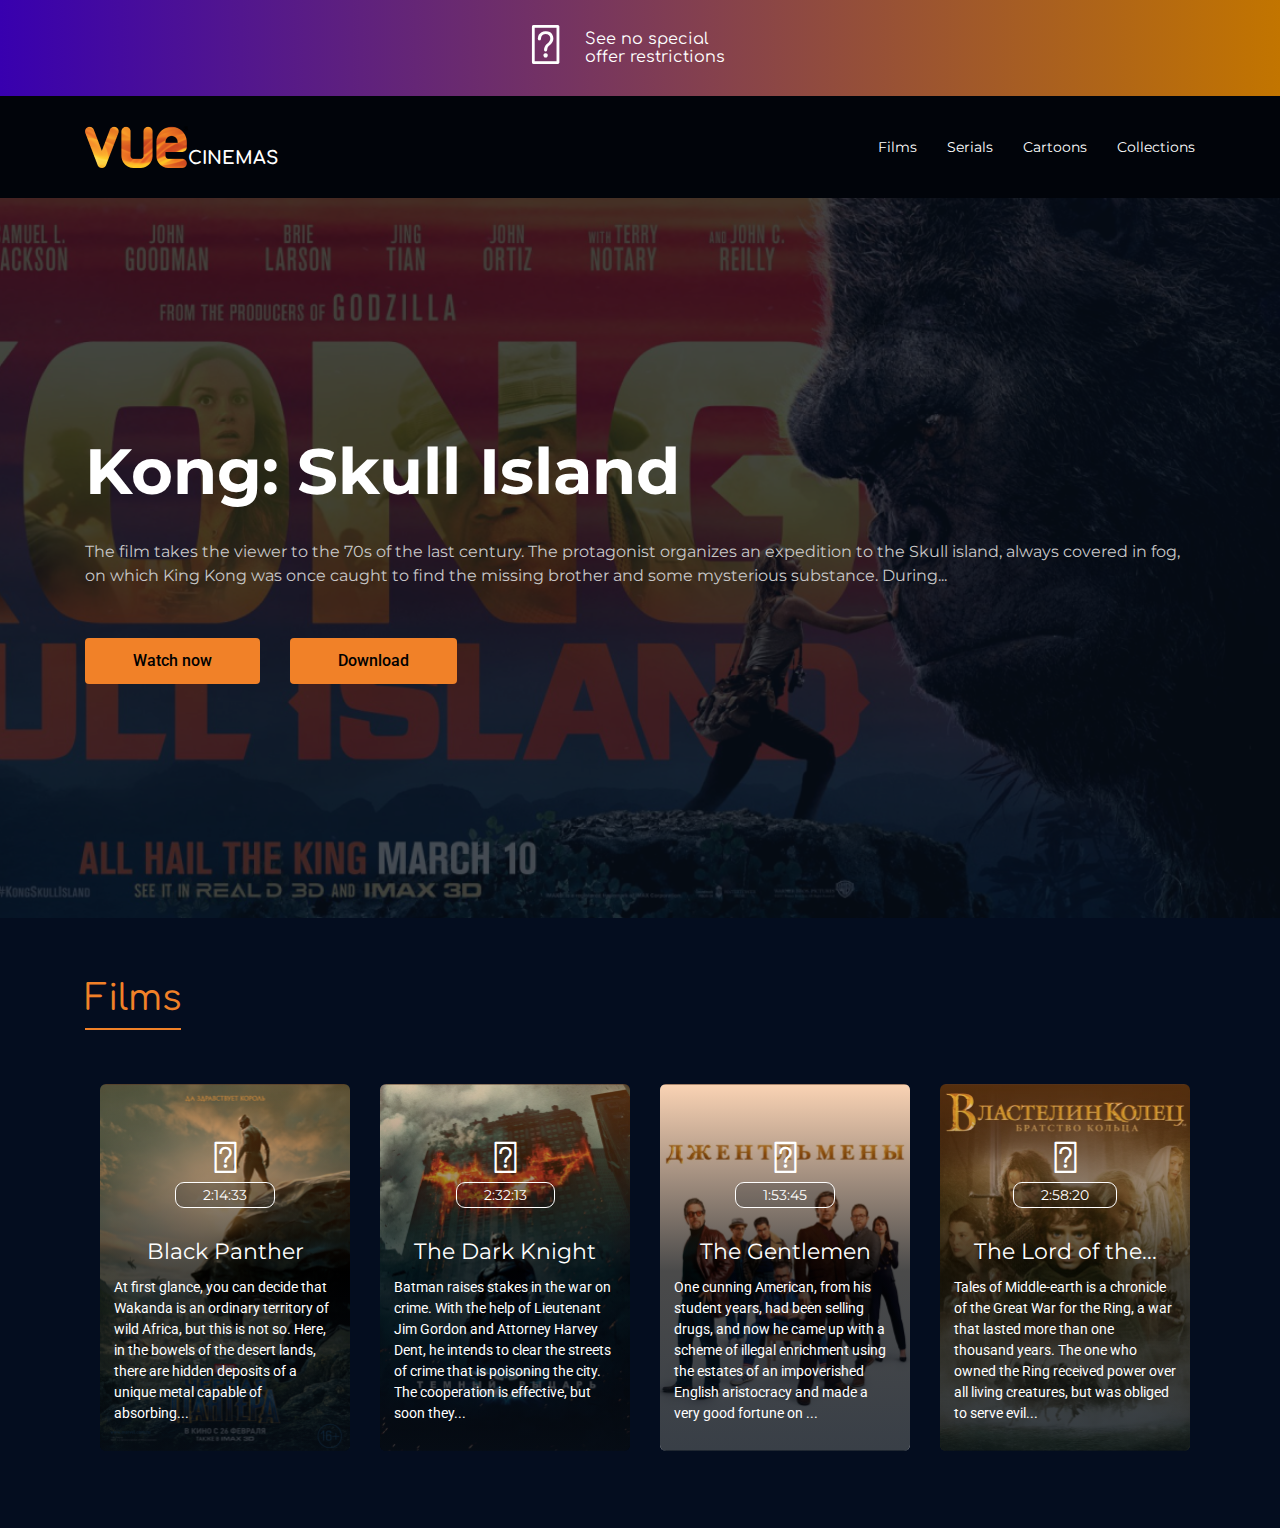
<file: indix.html>
<!DOCTYPE html>
<html lang="ru">

<head>
    <meta charset="UTF-8">
    <meta http-equiv="X-UA-Compatible" content="IE=edge">
    <meta name="viewport" content="width=device-width, initial-scale=1.0">
    <title>Document</title>
    <link rel="stylesheet" href="https://pro.fontawesome.com/releases/v5.15.2/css/all.css" />
    <link rel="stylesheet" href="./css/style.css">
    <link rel="stylesheet" href="./css/media.css">
</head>

<body>
    <header class="header">
        <div class="header__top">
            <div class="top__cinema">
                <span class="top__item"><i class="fal fa-film"></i></span>
                <p class="top__p">See no special offer restrictions</p>
            </div>
        </div>
        <div class="header__nav">
            <div class="container header__wrap">
                <a href="#" class="logo">
                    <img src="./img/vue.png" alt="" class="logo__img">
                    <p class="logo__p">CINEMAS</p>
                </a>
                <ul class="nav__menu">
                    <li class="nav__list"><a href="#" class="nav__link">Films</a></li>
                    <li class="nav__list"><a href="#" class="nav__link">Serials</a></li>
                    <li class="nav__list"><a href="#" class="nav__link">Cartoons</a></li>
                    <li class="nav__list"><a href="#" class="nav__link">Collections</a></li>
                </ul>
            </div>
        </div>
    </header>
    <section class="banner">
        <div class="banner__abs"></div>
        <div class="container baner__wrap">
            <div class="banner__desk">
                <h1 class="banner__h">Kong: Skull Island</h1>
                <p class="banner__p">The film takes the viewer to the 70s of the last century. The protagonist
                    organizes an expedition to the Skull island, always covered in fog, on which King Kong was once
                    caught to find the missing brother and some mysterious substance. During...</p>
                <div class="banner__links">
                    <a href="#" class="btn">Watch now</a>
                    <a href="#" class="btn">Download</a>
                </div>
            </div>
        </div>
    </section>
    <section class="films">
        <div class="container">
            <div class="title">
                <h3 class="heading">Films</h3>
            </div>
            <div class="container">
                <div class="card__wrap">
                    <div class="card">
                        <div class="card__bg"></div>
                        <span class="card__icon"><i class="fad fa-play"></i></span>
                        <p class="card__time">2:14:33</p>
                        <h3 class="card__h">Black Panther</h3>
                        <p class="card__p">At first glance, you can decide that Wakanda is an ordinary territory of wild
                            Africa, but this is not so. Here, in the bowels of the desert lands, there are hidden
                            deposits
                            of a unique metal capable of absorbing...</p>
                    </div>
                    <div class="card">
                        <div class="card__bg"></div>
                        <span class="card__icon"><i class="fad fa-play"></i></span>
                        <p class="card__time">2:32:13</p>
                        <h3 class="card__h">The Dark Knight</h3>
                        <p class="card__p">Batman raises stakes in the war on crime. With the help of Lieutenant Jim
                            Gordon
                            and Attorney Harvey Dent, he intends to clear the streets of crime that is poisoning the
                            city.
                            The cooperation is effective, but soon they...</p>
                    </div>
                    <div class="card">
                        <div class="card__bg"></div>
                        <span class="card__icon"><i class="fad fa-play"></i></span>
                        <p class="card__time">1:53:45</p>
                        <h3 class="card__h">The Gentlemen</h3>
                        <p class="card__p">One cunning American, from his student years, had been selling drugs, and now
                            he
                            came up with a scheme of illegal enrichment using the estates of an impoverished English
                            aristocracy and made a very good fortune on ...</p>
                    </div>
                    <div class="card">
                        <div class="card__bg"></div>
                        <span class="card__icon"><i class="fad fa-play"></i></span>
                        <p class="card__time">2:58:20</p>
                        <h3 class="card__h">The Lord of the...</h3>
                        <p class="card__p">Tales of Middle-earth is a chronicle of the Great War for the Ring, a war
                            that
                            lasted more than one thousand years. The one who owned the Ring received power over all
                            living
                            creatures, but was obliged to serve evil...</p>
                    </div>
                </div>
            </div>
        </div>
    </section>

</body>

</html>
</file>
<file: css/style.css>
@import url(./fonts.css);


* {
    margin: 0;
    padding: 0;
    box-sizing: border-box;
    text-decoration: none;
    list-style: none;
}

:root {
    --bg: #040D1F;
    --orange: #F18128;
    --black: #000;
    --comf: 'Comfortaa', sans-serif;
    --monts: 'Montserrat', sans-serif;
    --robo: 'Roboto', sans-serif;
    --w: #fff;
}

body {
    background: var(--bg);
    font-family: var(--comf);
    color: var(--w);
}

.header__top {
    padding: 20px 0;
    background: linear-gradient(90.09deg, #3800AF 0%, #BF7204 97.52%, #C27500 100%, #C27500 100%);
}

.top__cinema {
    display: flex;
    justify-content: center;
    align-items: center;
    gap: 24px;
}

.top__p {
    max-width: 166px;
    font-family: var(--comf);
    font-size: 16px;
    font-weight: 400;
    line-height: 18px;
}

.top__item {
    font-size: 50px;
    animation: rotate infinite 3s;
}

.logo__img {
    animation: rotate infinite 3s;
}

.container {
    max-width: 1140px;
    padding: 0 15px;
    margin: 0 auto;
    width: 100%;
    height: 100%;
}

.header__wrap {
    display: flex;
    justify-content: space-between;
    align-items: center;

}

.header__nav {
    padding: 30px 0;
    background: #010305CC;
}

.logo {
    display: flex;
    align-items: flex-end;

}

.logo__p {
    font-family: var(--comf);
    font-size: 18px;
    font-weight: 700;
    line-height: 20px;
    color: white;
}

.nav__menu {
    display: flex;
    align-items: center;
    gap: 30px;
    color: white;
}

.nav__link {
    font-family: var(--monts);
    font-size: 14px;
    font-weight: 400;
    line-height: 17px;
    color: white;
    transition: 0.3s;
    position: relative;

}

.nav__link::after {
    position: absolute;
    content: '';
    width: 0%;
    height: 2px;
    bottom: -42px;
    background: #ED8E00;
    left: 50%;
    transition: 0.3s;
    transform: translate(-50%);
}

.nav__link:hover {
    color: #ED8E00;
}

.nav__link:hover.nav__link::after {
    width: 100%;
}



.banner {
    height: 80vh;
    position: relative;
    background: url(../img/kong.png) no-repeat center right/cover;
    z-index: 10;
}

.banner__abs {
    position: absolute;
    width: 100%;
    height: 100%;
    left: 0;
    top: 0;
    background: #070F19BF;
    z-index: -1;
}

@keyframes rotate {
    from {
        transform: rotateY(0deg);
    }

    to {
        transform: rotateY(360deg);

    }
}

.baner__wrap {
    display: flex;
    align-items: center;
}

.banner__h {
    font-family: var(--monts);
    font-size: 64px;
    font-weight: 700;
    line-height: 78px;
    margin-bottom: 30px;
}

.banner__p {
    font-family: var(--monts);
    font-size: 16px;
    font-weight: 400;
    line-height: 24px;
    color: #C8C8C8;
    margin-bottom: 50px;
}

.banner__links {
    display: flex;
    gap: 30px;
    align-items: center;
}

.btn {
    background: var(--orange);
    border-radius: 4px;
    font-family: var(--robo);
    font-size: 16px;
    font-weight: 500;
    line-height: 12px;
    color: #000000;
    padding: 17px 48px;
    transition: 0.3s;
    display: inline-block;
}

.btn:hover {
    background: var(--bg);
    color: white;
}

.films {
    padding: 60px 0 77px;
}

.title {
    display: flex;
    justify-content: flex-start;
    align-self: flex-start;
}

.heading {
    font-family: var(--comf);
    font-size: 36px;
    font-weight: 400;
    line-height: 40px;
    padding-bottom: 10px;
    border-bottom: 2px solid var(--orange);
    color: var(--orange);
    margin-bottom: 54px;
}

.card__wrap {
    display: flex;
    justify-content: space-between;
    align-items: center;
    gap: 30px;
}

.card {
    background: url(../img/card1.png) no-repeat top center/cover;
    max-width: 330px;
    height: 367px;
    width: 100%;
    min-width: 250px;
    border-radius: 6px;
    display: flex;
    flex-direction: column;
    align-items: center;
    padding: 54px 14px 19px;
    position: relative;
    z-index: 10;
}

.card:nth-child(2) {
    background: url(../img/card2.png) no-repeat center/cover;
}

.card:nth-child(3) {
    background: url(../img/card3.png) no-repeat center/cover;
}

.card:nth-child(4) {
    background: url(../img/card4.png) no-repeat center/cover;
}

.card__bg {
    background: linear-gradient(180deg, rgba(241, 129, 40, 0.35) 0%, rgba(0, 0, 0, 0.71) 51.04%, rgba(7, 15, 25, 0.8) 100%);
    border-radius: 6px;
    position: absolute;
    top: 0;
    left: 0;
    width: 100%;
    height: 100%;
    z-index: -1;
}

.card__icon {
    font-size: 40px;

}

.card__time {
    background: rgba(7, 15, 25, 0.2);
    border: 1px solid #FFFFFF;
    border-radius: 9px;
    padding: 7px 27px;
    font-family: var(--monts);
    font-size: 14px;
    font-weight: 400;
    line-height: 10px;
    margin-bottom: 30px;
}

.card__h {
    font-family: var(--monts);
    font-size: 22px;
    font-weight: 400;
    line-height: 27px;
    margin-bottom: 12px;
}

.card__p {
    font-family: var(--robo);
    font-size: 14px;
    font-weight: 400;
    line-height: 21px;
}

.trailer {
    padding: 42px 0 80px;
    position: relative;
    background: linear-gradient(90deg, #DEF7FF 0%, #F4FCFF 45.64%, rgba(255, 255, 255, 0) 100.72%);
}

.video {
    position: absolute;
    right: 0;
    top: 0;
    width: 60%;
    height: 100%;
    object-fit: cover;
    z-index: -1;
}

.trailer__desc {
    max-width: 550px;
    width: 100%;

}

.trailer__post {
    width: 80%;
    height: 100%;
    object-fit: cover;
}

.trailer__p {
    font-family: var(--robo);
    font-size: 18px;
    font-weight: 400;
    line-height: 27px;
    color: black;
    margin: 51px 0 50px;
}

.collections {
    padding: 61px 0 63px;
}

.collections__wrap {
    display: flex;
    justify-content: space-between;
    align-items: center;
}

.collect__card {
    background: url(../img/collect1.png) no-repeat center/cover;
    max-width: 350px;
    width: 100%;
    border-radius: 6px;
    display: flex;
    justify-content: center;
    align-items: center;
    position: relative;
    z-index: 9;
    height: 193px;
    overflow: hidden;
}

.collect__bg {
    background: linear-gradient(270deg, rgba(7, 15, 25, 0.56) 0%, rgba(49, 114, 9, 0.56) 100%);
    border-radius: 6px;
    width: 100%;
    height: 100%;
    position: absolute;
    left: 0;
    top: 0;
}

.lines {
    position: absolute;
    width: 97%;
    height: 94%;
    top: 7px;
    left: 6px;
    z-index: 10;
    transform: scale(1.5);
    transition: 0.3s;
}

.collect__body {
    width: 100%;
    height: 100%;
    display: flex;
    justify-content: center;
    align-items: center;
    flex-direction: column;
    gap: 15px;
}

.collect__icon {
    font-size: 40px;
}

.collect__card:hover .lines {
    transform: scale(1);
}

.collect__body {
    transition: 0.3s;
}

.collect__card:hover .collect__body {
    transform: scale(1.3);
}

.collect__card:nth-child(2) {
    background: url(../img/collect2.png) no-repeat center/cover;
}

.collect__card:nth-child(3) {
    background: url(../img/collect3.png) no-repeat center/cover;
}

.series__game {
    max-width: 1114px;
    height: 436px;
    width: 100%;
    min-width: 250px;
    display: flex;
    justify-content: center;
    align-items: center;
    flex-direction: column;
    background: url(../img/gameofth.png) no-repeat center/cover;
    border-radius: 6px;
    position: relative;
    z-index: 10;

}

.series__bg {
    background: linear-gradient(95.68deg, rgba(35, 35, 35, 0.8) 10.86%, rgba(11, 11, 11, 0.6) 110.86%);
    border-radius: 6px;
    position: absolute;
    top: 0;
    left: 0;
    width: 100%;
    height: 100%;
    z-index: -1;
}


.series__h {
    font-family: var(--comf);
    font-size: 40px;
    font-weight: 700;
    line-height: 45px;
    color: white;
}

.series__p {
    font-family: var(--comf);
    font-size: 16px;
    font-weight: 400;
    line-height: 24px;
    padding: 30px;
}

.series_wrap {
    display: flex;
    margin-top: 30px;
    margin-bottom: 63px;
}

.series__wanda {
    display: flex;
    flex-direction: column;
    align-items: center;
    justify-content: center;
    background: url(../img/scale1.png) no-repeat center/cover;
    width: 540px;
    height: 404px;
    position: relative;
    z-index: 10;
}

.wanda__h {
    font-family: var(--comf);
    font-size: 24px;
    font-weight: 700;
    line-height: 27px;
    padding-top: 20px;
    color: white;
}

.wanda__bg {
    background: linear-gradient(95.68deg, rgba(35, 35, 35, 0.8) 0%, rgba(11, 11, 11, 0.6) 100%);
    border-radius: 6px;
    position: absolute;
    top: 0;
    left: 0;
    width: 100%;
    height: 100%;
    z-index: -1;
}

.series__assortment {
    display: flex;
    flex-direction: column;
    justify-content: space-between;
    margin: 0 30px 30px;
}

.assortment__card {
    display: flex;
    flex-wrap: wrap;
    flex-direction: column;
    justify-content: center;
    align-items: center;
    background: url(../img/flesh.png) no-repeat center/cover;
    width: 255px;
    height: 190px;
    border-radius: 6px;
    position: absolute;
    z-index: 10;
}

.assortment__bg {
    background: linear-gradient(95.68deg, rgba(35, 35, 35, 0.8) 0%, rgba(11, 11, 11, 0.6) 100%);
    border-radius: 6px;
    position: absolute;
    top: 0;
    left: 0;
    width: 100%;
    height: 100%;
    z-index: -1;
}

.assortment__h {
    font-family: var(--comf);
    font-size: 24px;
    font-weight: 700;
    line-height: 27px;
    padding-top: 19px;
    color: white;
}

.assortment__card:nth-child(2) {
    background: url(../img/trailer.png);
    margin-left: 280px;
}

.assortment__card:nth-child(3) {
    background: url(../img/gotem.png);
    margin-top: 214px;
}

.assortment__card:nth-child(4) {
    background: url(../img/witcher.png);
    margin-left: 280px;
    margin-top: 214px;
}

.footer {
    background: linear-gradient(90deg, #FF8C30 0%, #9F4700 100%);
    box-shadow: 0px 0px 20px rgba(0, 0, 0, 0.8);
    padding: 40px;
    display: flex;
    align-items: center;
}
.footer__wrap{
    display: flex;
    justify-content: space-between;
    align-items: center;
}
.logo__link{
    padding-right: 50px;
}
</file>
<file: css/media.css>
@media screen and (max-width:1100px) {
    .collections__wrap {
        flex-wrap: wrap;
        justify-content: center;
        align-items: center;
        gap: 30px;
    }
}

@media screen and (max-width:1040px) {
    .card__wrap {
        flex-wrap: wrap;
        justify-content: center;
        align-items: center;
    }
}

@media screen and (max-width:768px) {
    .trailer__post {
        width: 100%;
    }
}

@media screen and (max-width:640px) {
    banner__h {
        font-size: 47px;
    }
}

@media screen and (max-width:568px) {
    .header__wrap {
        flex-direction: column;
        gap: 15px;
    }
}

@media screen and (max-width:470px) {
    .banner__h {
        font-size: 33px;
    }

    .banner__p {
        font-size: 14px;
    }

    .banner__links {
        flex-direction: column;
        align-items: center;
    }
}

@media screen and (max-width:360px) {
    .banner__h {
        font-size: 28px;
        line-height: 30px;
    }
}
</file>
